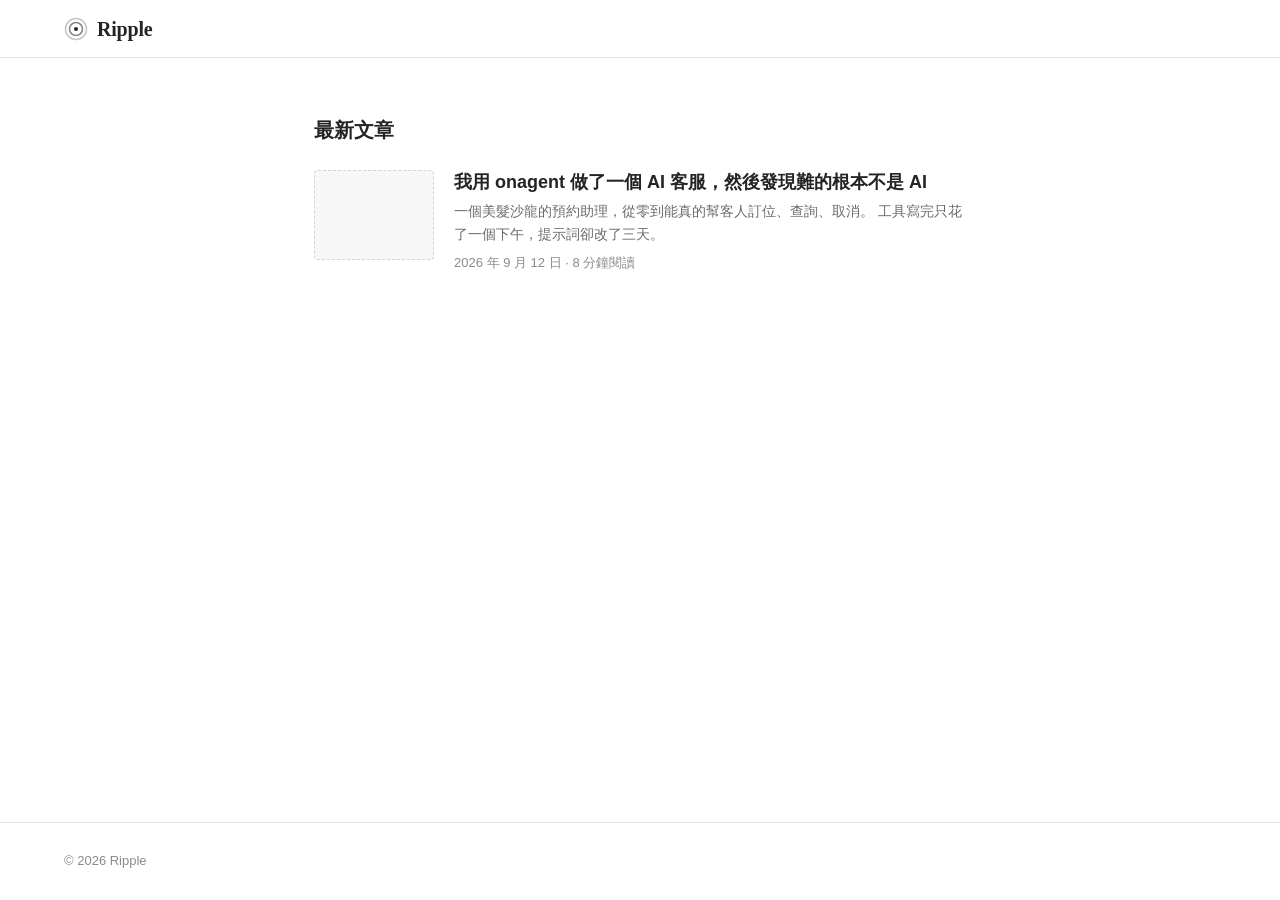
<file: index.html>
<!doctype html>
<html lang="zh-Hant">
<head>
  <meta charset="UTF-8" />
  <meta name="viewport" content="width=device-width, initial-scale=1.0" />

  <title>AI 說這樣可以 — 技術部落格</title>
  <meta name="description" content="寫程式、踩坑、然後把坑寫下來。專門記錄那些「照著文件做卻不會動」的瞬間，以及 AI 很有自信地給我錯答案的每一天。" />
  <link rel="canonical" href="https://ripple.shuttle.tools/" />

  <meta property="og:type" content="website" />
  <meta property="og:site_name" content="Ripple" />
  <meta property="og:locale" content="zh_TW" />
  <meta property="og:title" content="AI 說這樣可以 — 技術部落格" />
  <meta property="og:description" content="寫程式、踩坑、然後把坑寫下來。" />
  <meta property="og:url" content="https://ripple.shuttle.tools/" />

  <script type="application/ld+json">
  {
    "@context": "https://schema.org",
    "@type": "Blog",
    "name": "AI 說這樣可以",
    "description": "寫程式、踩坑、然後把坑寫下來。",
    "url": "https://ripple.shuttle.tools/",
    "inLanguage": "zh-Hant",
    "author": {
      "@type": "Person",
      "name": "AI 說這樣可以",
      "url": "https://ripple.shuttle.tools/aisaidok/"
    }
  }
  </script>

  <link rel="stylesheet" href="/style.css" />
</head>
<body>

  <header class="topbar">
    <div class="topbar-inner">
      <a class="brand" href="/" aria-label="Ripple 首頁">
        <svg class="brand-mark" viewBox="0 0 24 24" width="24" height="24" fill="none" aria-hidden="true">
          <circle cx="12" cy="12" r="2" fill="currentColor" />
          <circle cx="12" cy="12" r="6.5" stroke="currentColor" stroke-width="1.6" opacity="0.55" />
          <circle cx="12" cy="12" r="10.5" stroke="currentColor" stroke-width="1.6" opacity="0.25" />
        </svg>
        <span class="brand-name">Ripple</span>
      </a>
    </div>
  </header>

  <main>
    <section class="more-posts home-posts">
      <!-- 頁面唯一的 h1：移除大標題區塊後，這是首頁的主標題，
           SEO 與螢幕閱讀器都需要有一個明確的 h1。 -->
      <h1 class="section-title">最新文章</h1>
      <div class="post-list">

        <a class="post-card" href="/aisaidok/onagent-ai-customer-service/">
          <div class="card-thumb" aria-hidden="true"></div>
          <div class="card-body">
            <h3 class="card-title">我用 onagent 做了一個 AI 客服，然後發現難的根本不是 AI</h3>
            <p class="card-excerpt">
              一個美髮沙龍的預約助理，從零到能真的幫客人訂位、查詢、取消。
              工具寫完只花了一個下午，提示詞卻改了三天。
            </p>
            <div class="card-meta">2026 年 9 月 12 日 · 8 分鐘閱讀</div>
          </div>
        </a>

      </div>
    </section>
  </main>

  <footer class="site-footer">
    <div class="site-footer-inner">
      <span>© 2026 Ripple</span>
    </div>
  </footer>

</body>
</html>
</file>
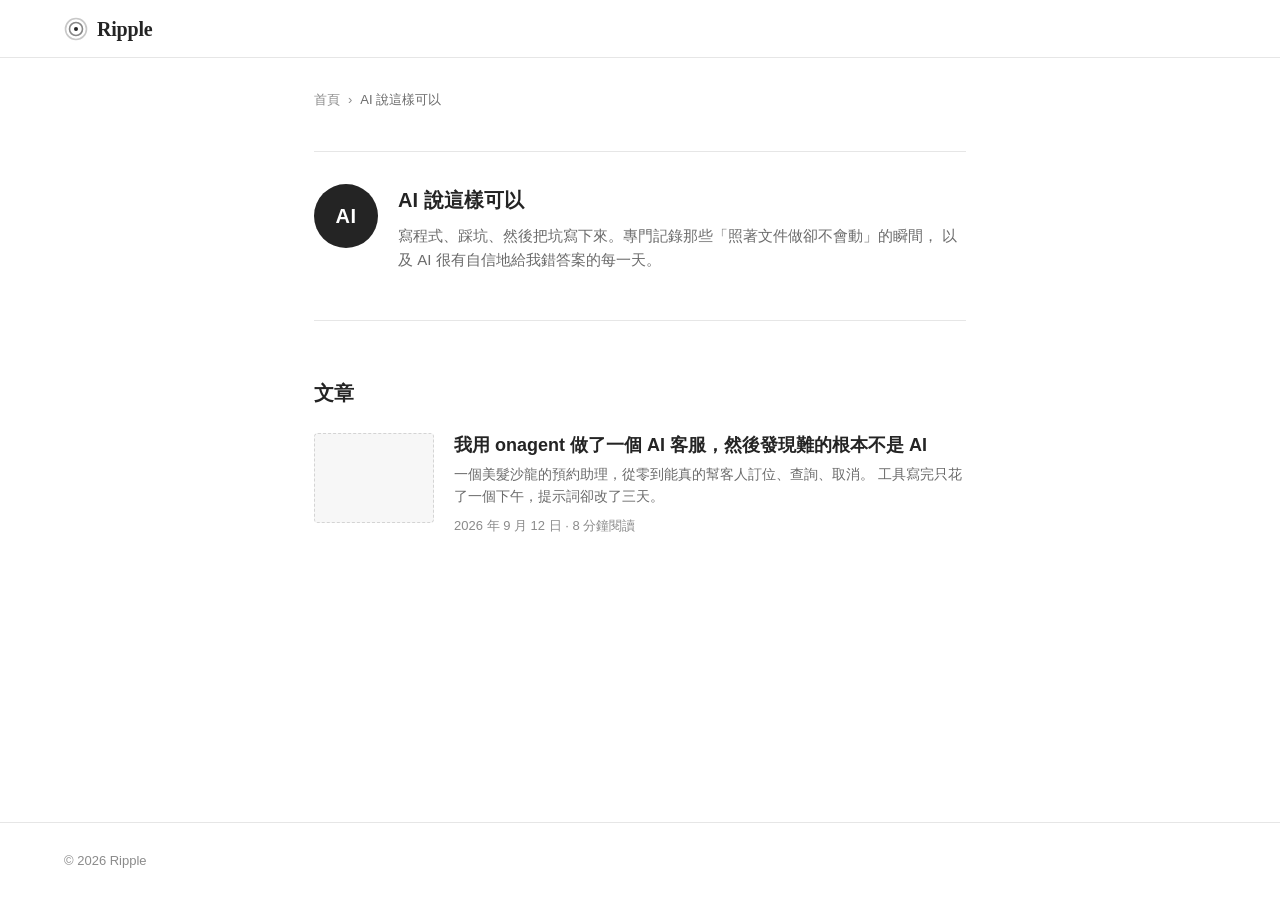
<file: aisaidok/index.html>
<!doctype html>
<html lang="zh-Hant">
<head>
  <meta charset="UTF-8" />
  <meta name="viewport" content="width=device-width, initial-scale=1.0" />

  <title>關於 AI 說這樣可以</title>
  <meta name="description" content="寫程式、踩坑、然後把坑寫下來。專門記錄那些「照著文件做卻不會動」的瞬間，以及 AI 很有自信地給我錯答案的每一天。" />
  <link rel="canonical" href="https://ripple.shuttle.tools/aisaidok/" />

  <meta property="og:type" content="profile" />
  <meta property="og:site_name" content="Ripple" />
  <meta property="og:locale" content="zh_TW" />
  <meta property="og:title" content="關於 AI 說這樣可以" />
  <meta property="og:description" content="寫程式、踩坑、然後把坑寫下來。" />
  <meta property="og:url" content="https://ripple.shuttle.tools/aisaidok/" />

  <script type="application/ld+json">
  {
    "@context": "https://schema.org",
    "@type": "ProfilePage",
    "mainEntity": {
      "@type": "Person",
      "name": "AI 說這樣可以",
      "alternateName": "aisaidok",
      "description": "寫程式、踩坑、然後把坑寫下來。專門記錄那些「照著文件做卻不會動」的瞬間。",
      "url": "https://ripple.shuttle.tools/aisaidok/"
    }
  }
  </script>

  <link rel="stylesheet" href="/style.css" />
</head>
<body>

  <header class="topbar">
    <div class="topbar-inner">
      <a class="brand" href="/" aria-label="Ripple 首頁">
        <svg class="brand-mark" viewBox="0 0 24 24" width="24" height="24" fill="none" aria-hidden="true">
          <circle cx="12" cy="12" r="2" fill="currentColor" />
          <circle cx="12" cy="12" r="6.5" stroke="currentColor" stroke-width="1.6" opacity="0.55" />
          <circle cx="12" cy="12" r="10.5" stroke="currentColor" stroke-width="1.6" opacity="0.25" />
        </svg>
        <span class="brand-name">Ripple</span>
      </a>
    </div>
  </header>

  <main>
    <nav class="breadcrumb" aria-label="麵包屑導覽">
      <a href="/">首頁</a>
      <span aria-hidden="true">›</span>
      <span aria-current="page">AI 說這樣可以</span>
    </nav>

    <section class="author-card">
      <div class="avatar avatar-lg" aria-hidden="true">AI</div>
      <div class="author-card-body">
        <h1 class="author-card-name">AI 說這樣可以</h1>
        <p class="author-card-bio">
          寫程式、踩坑、然後把坑寫下來。專門記錄那些「照著文件做卻不會動」的瞬間，
          以及 AI 很有自信地給我錯答案的每一天。
        </p>
      </div>
    </section>

    <section class="more-posts">
      <h2 class="section-title">文章</h2>
      <div class="post-list">

        <a class="post-card" href="/aisaidok/onagent-ai-customer-service/">
          <div class="card-thumb" aria-hidden="true"></div>
          <div class="card-body">
            <h3 class="card-title">我用 onagent 做了一個 AI 客服，然後發現難的根本不是 AI</h3>
            <p class="card-excerpt">
              一個美髮沙龍的預約助理，從零到能真的幫客人訂位、查詢、取消。
              工具寫完只花了一個下午，提示詞卻改了三天。
            </p>
            <div class="card-meta">2026 年 9 月 12 日 · 8 分鐘閱讀</div>
          </div>
        </a>

      </div>
    </section>
  </main>

  <footer class="site-footer">
    <div class="site-footer-inner">
      <span>© 2026 Ripple</span>
    </div>
  </footer>

</body>
</html>
</file>
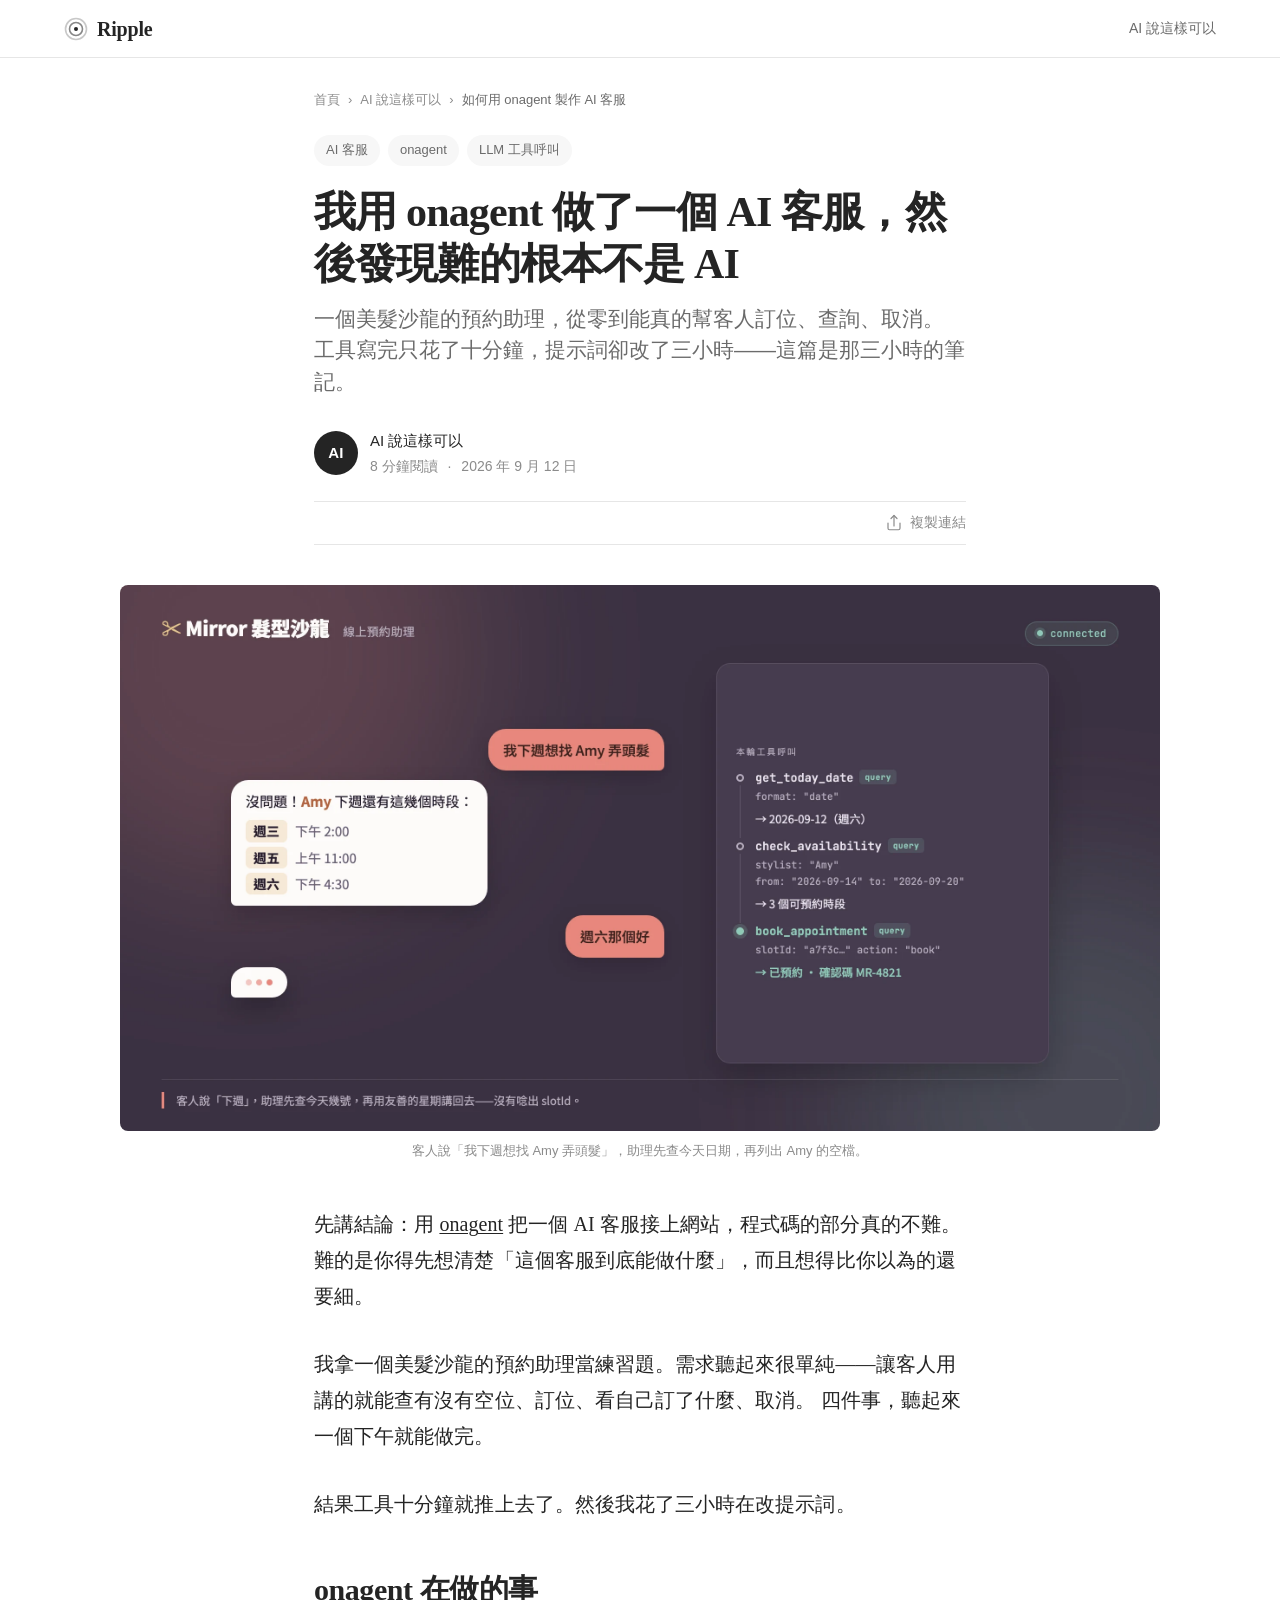
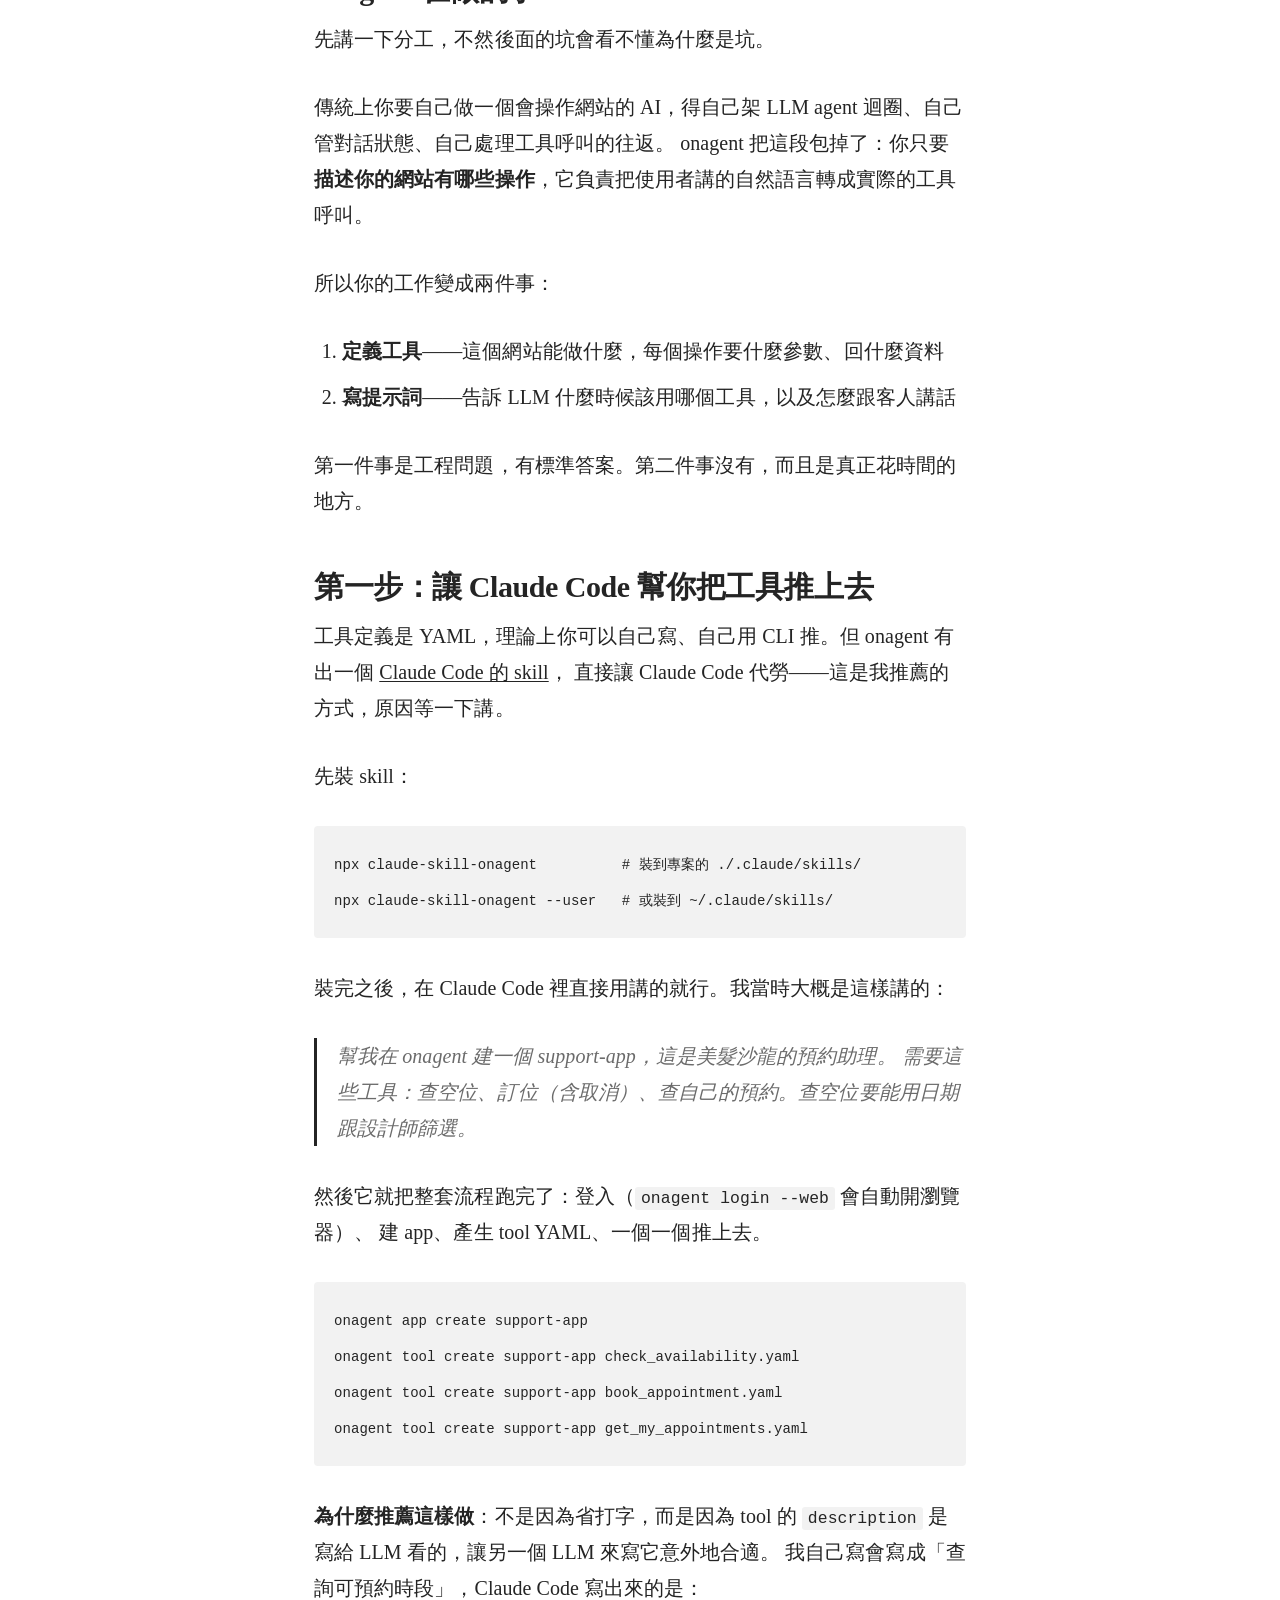
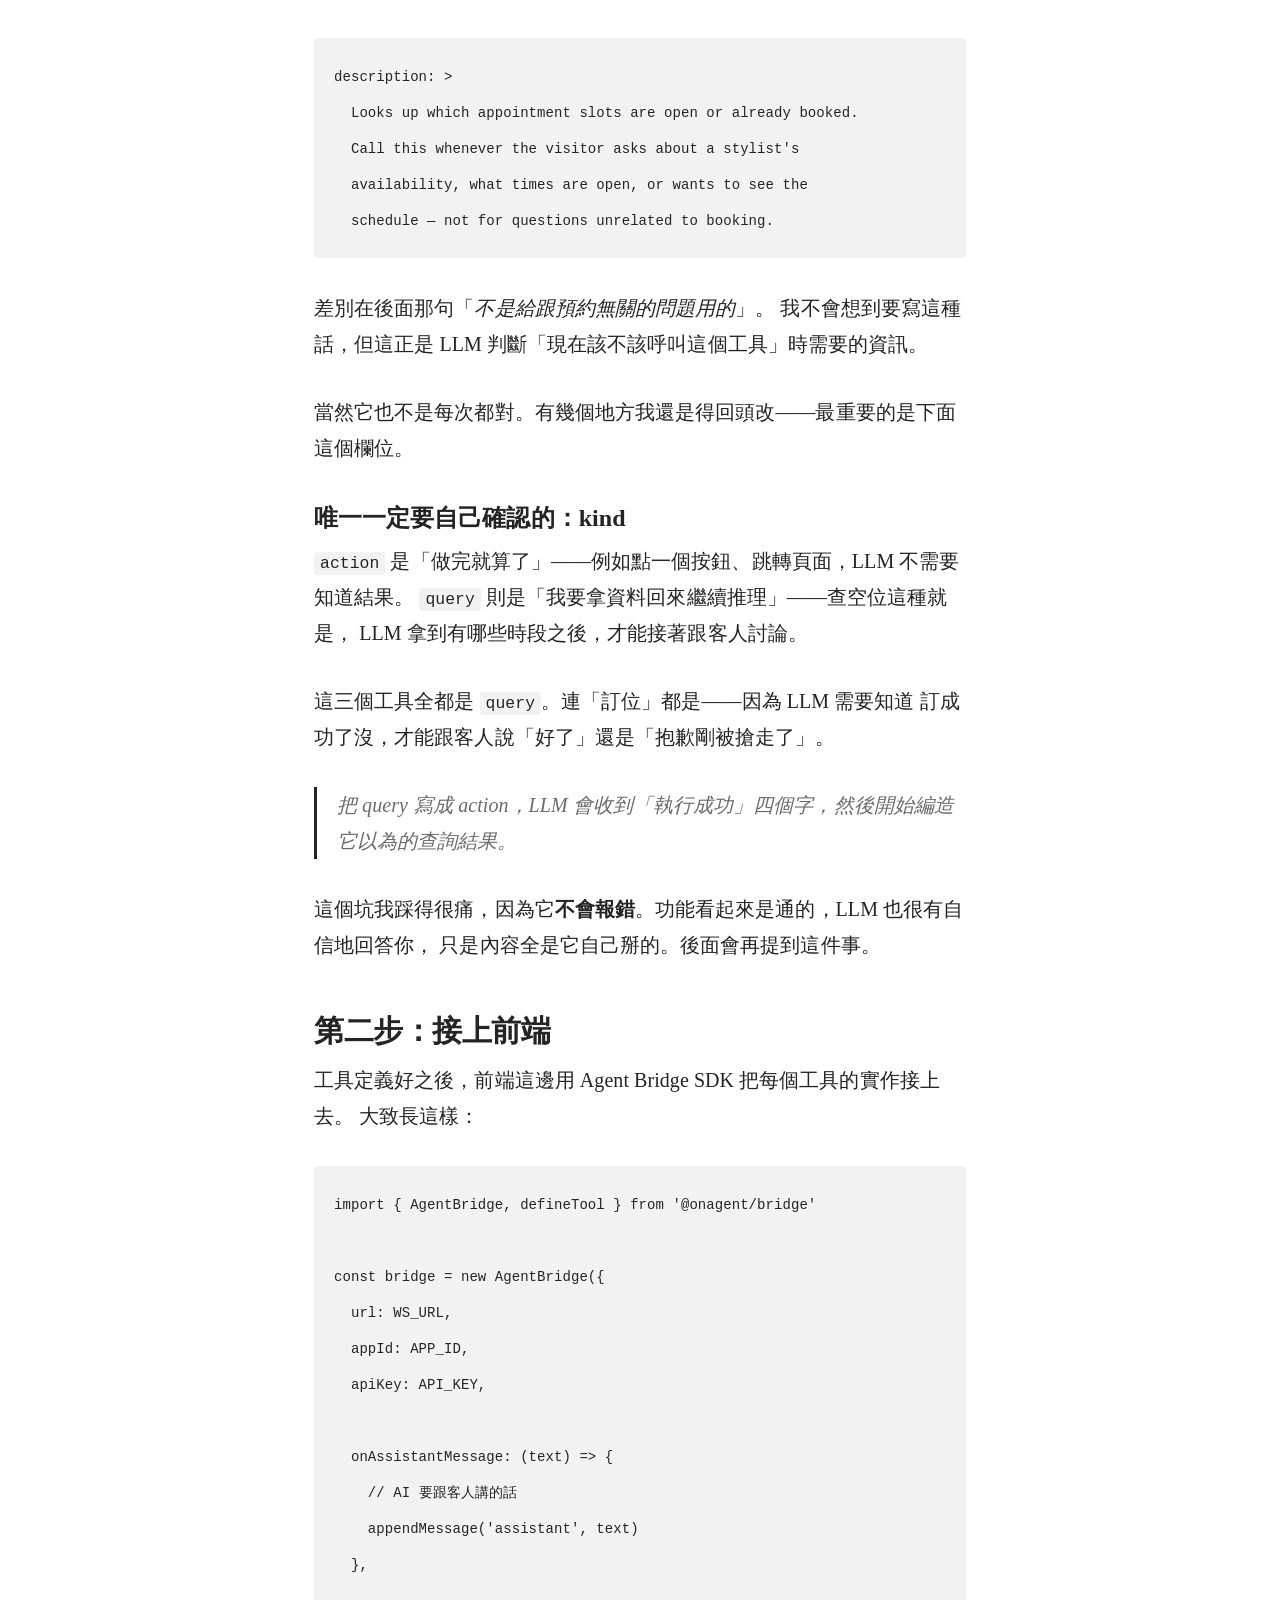
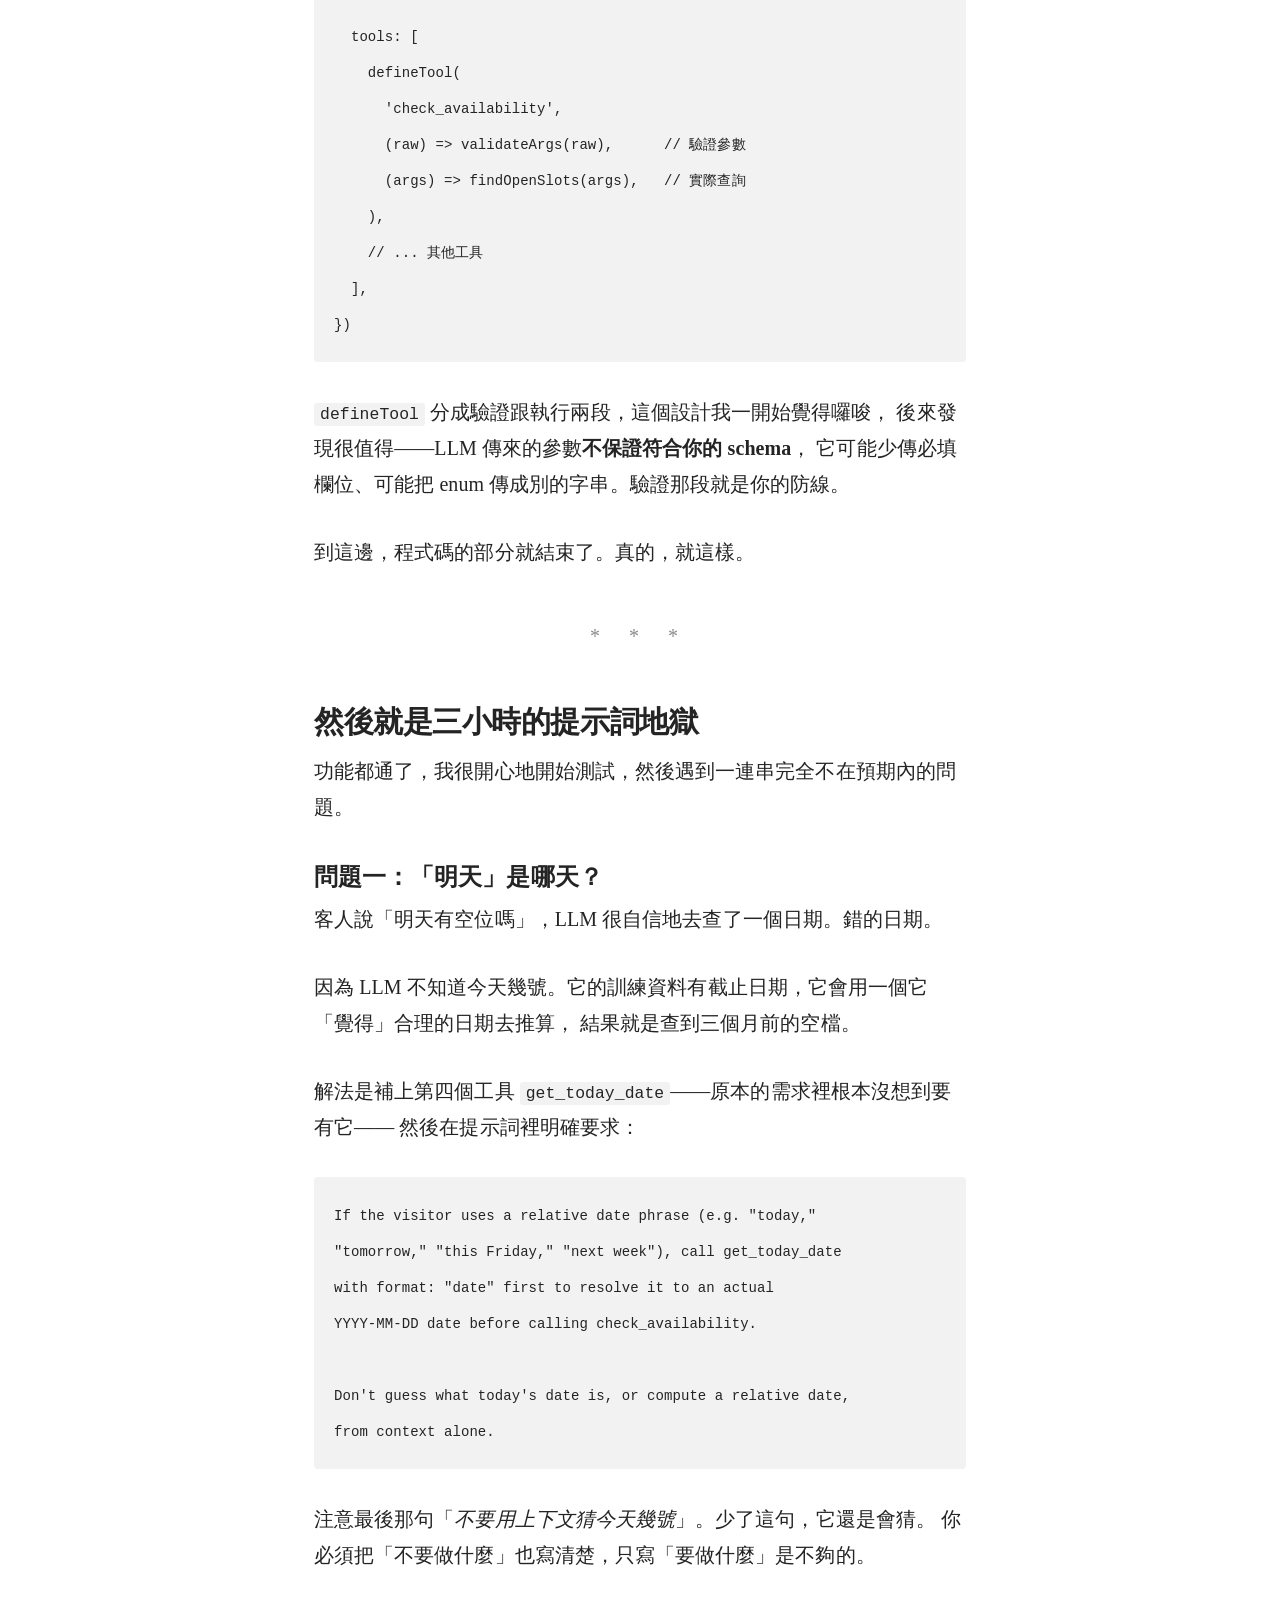
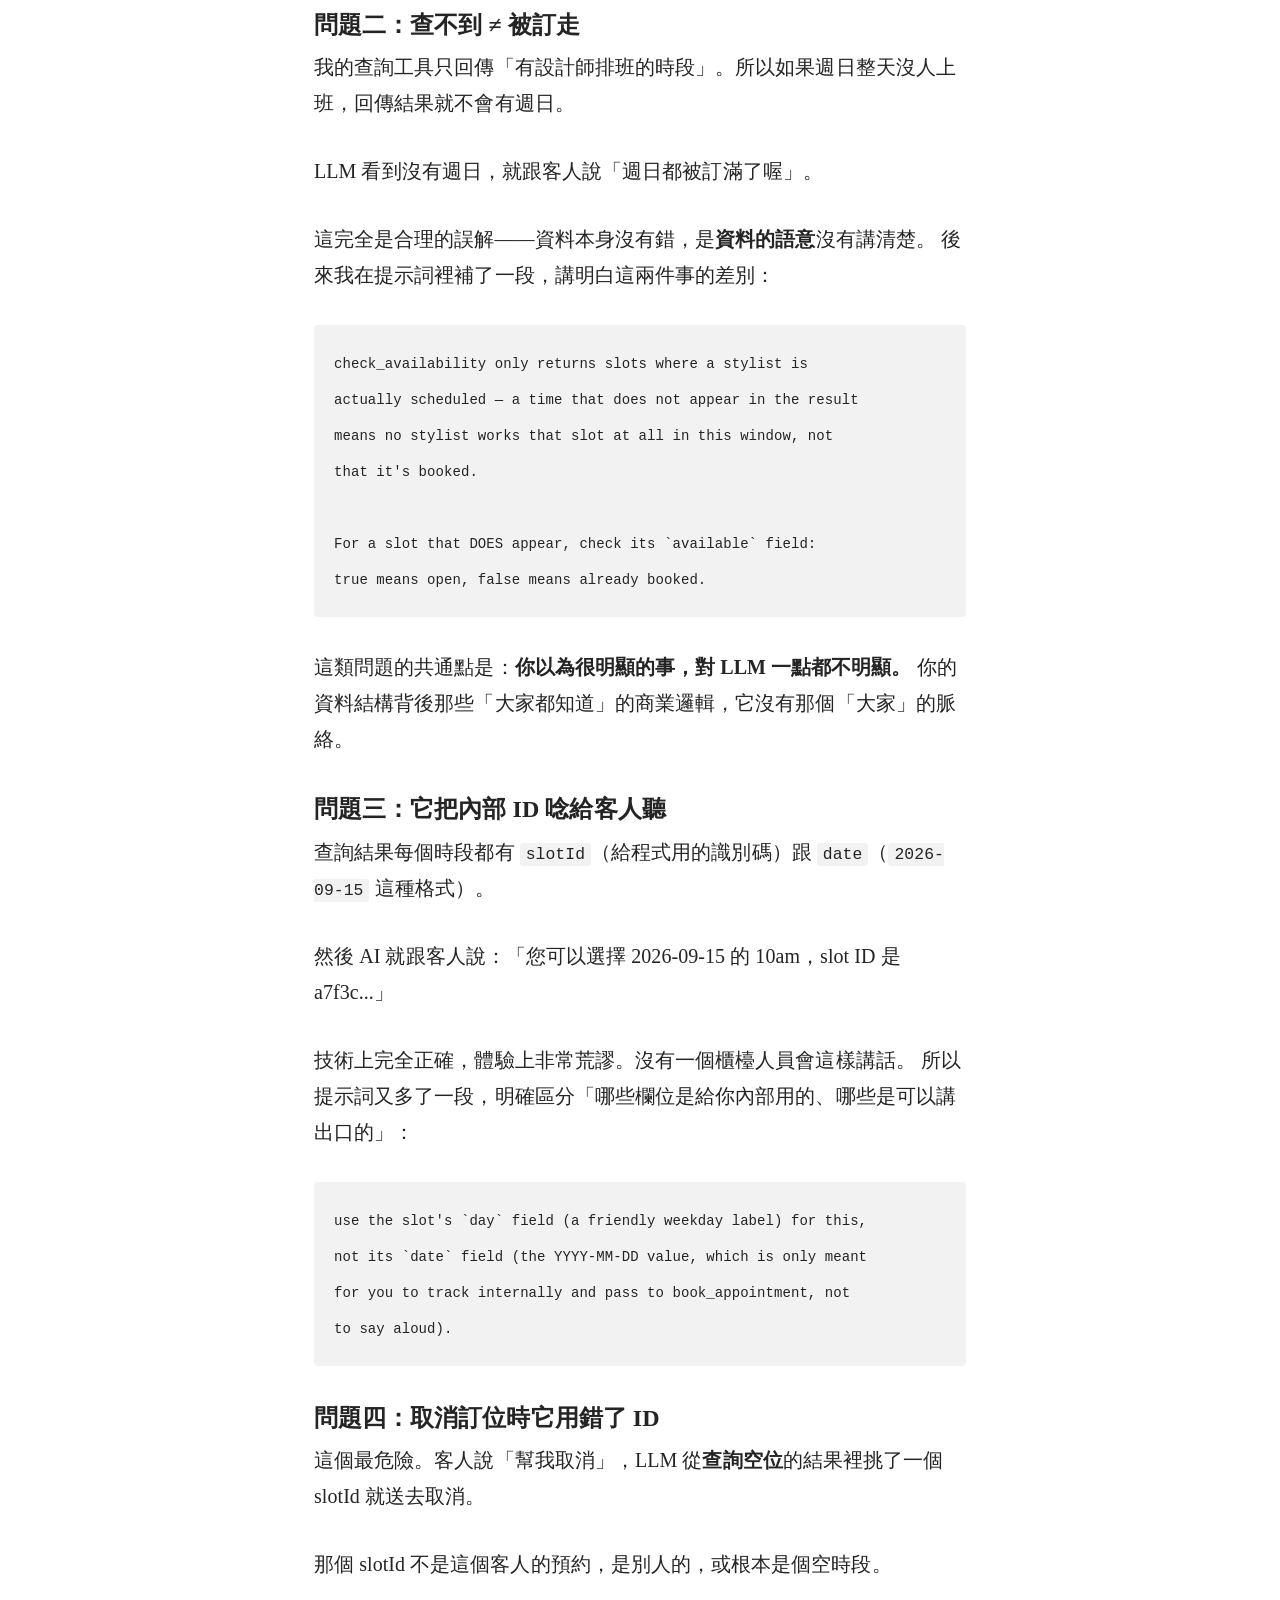
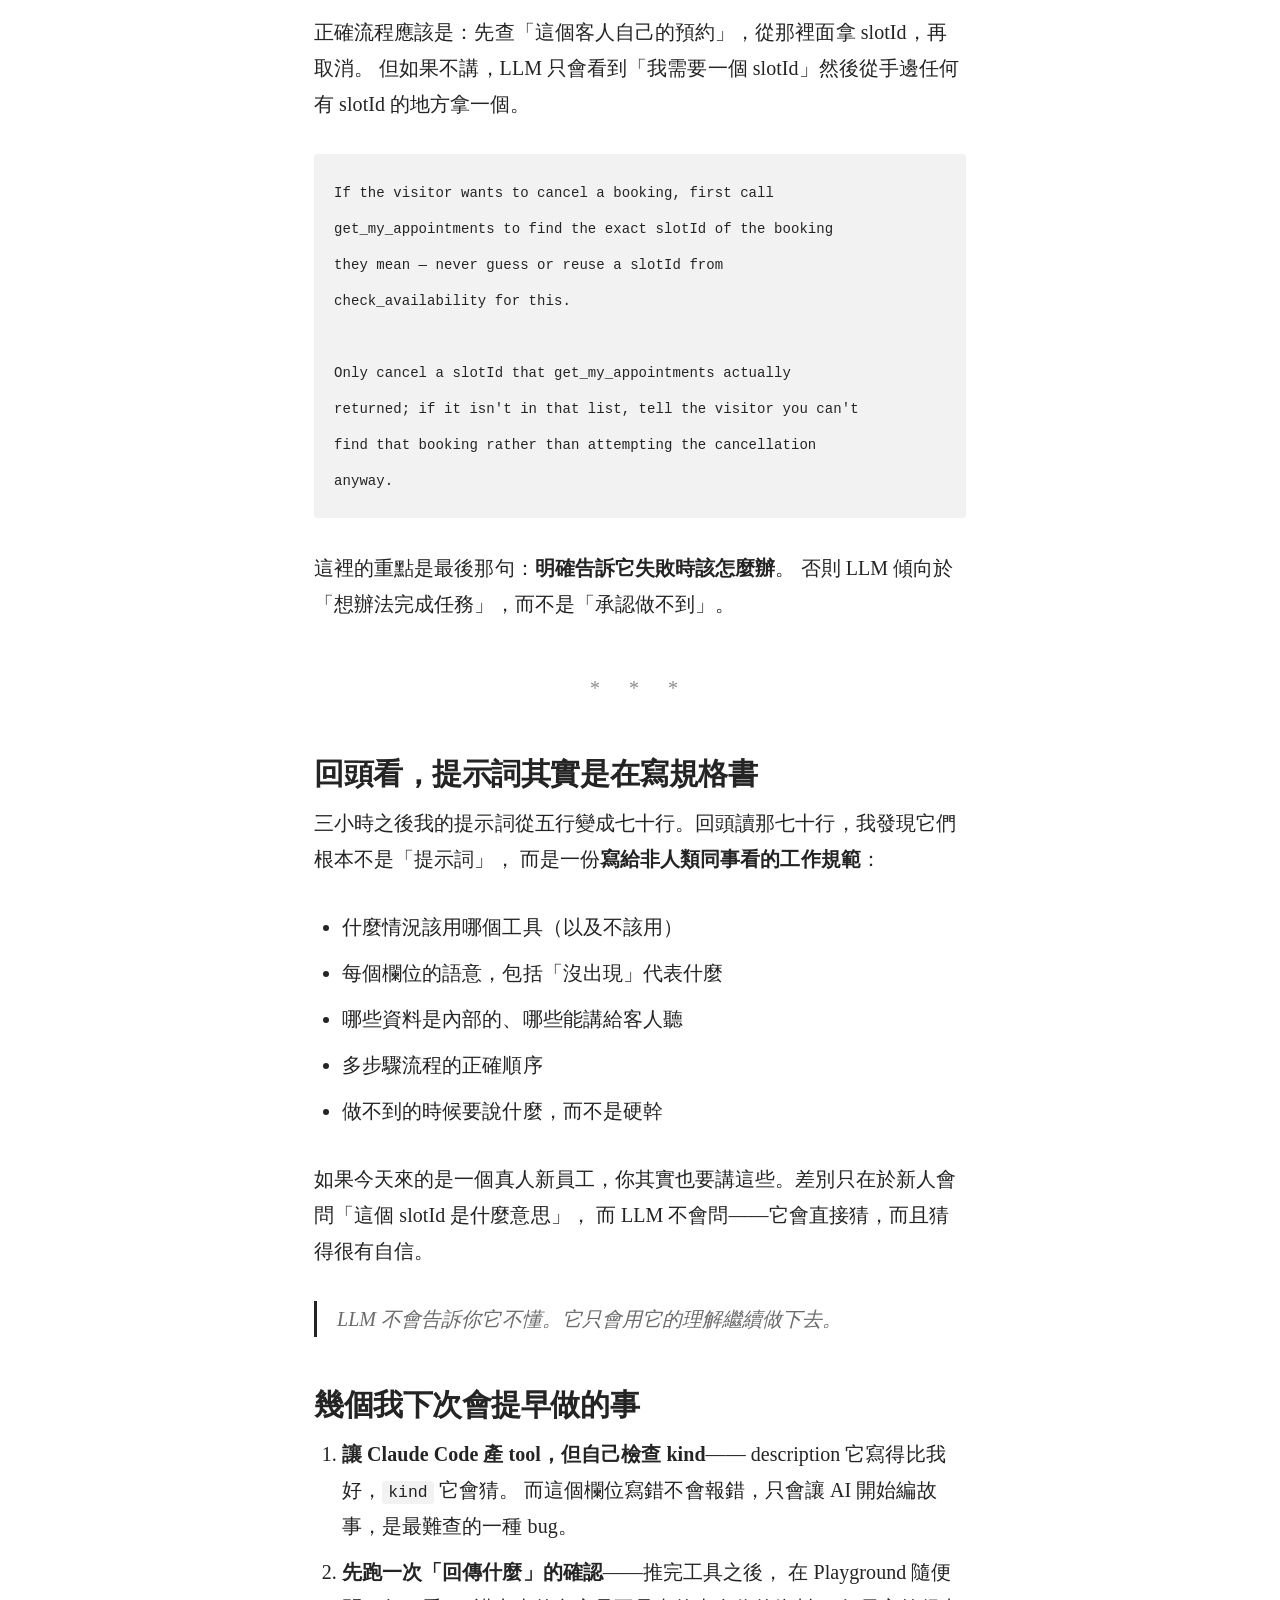
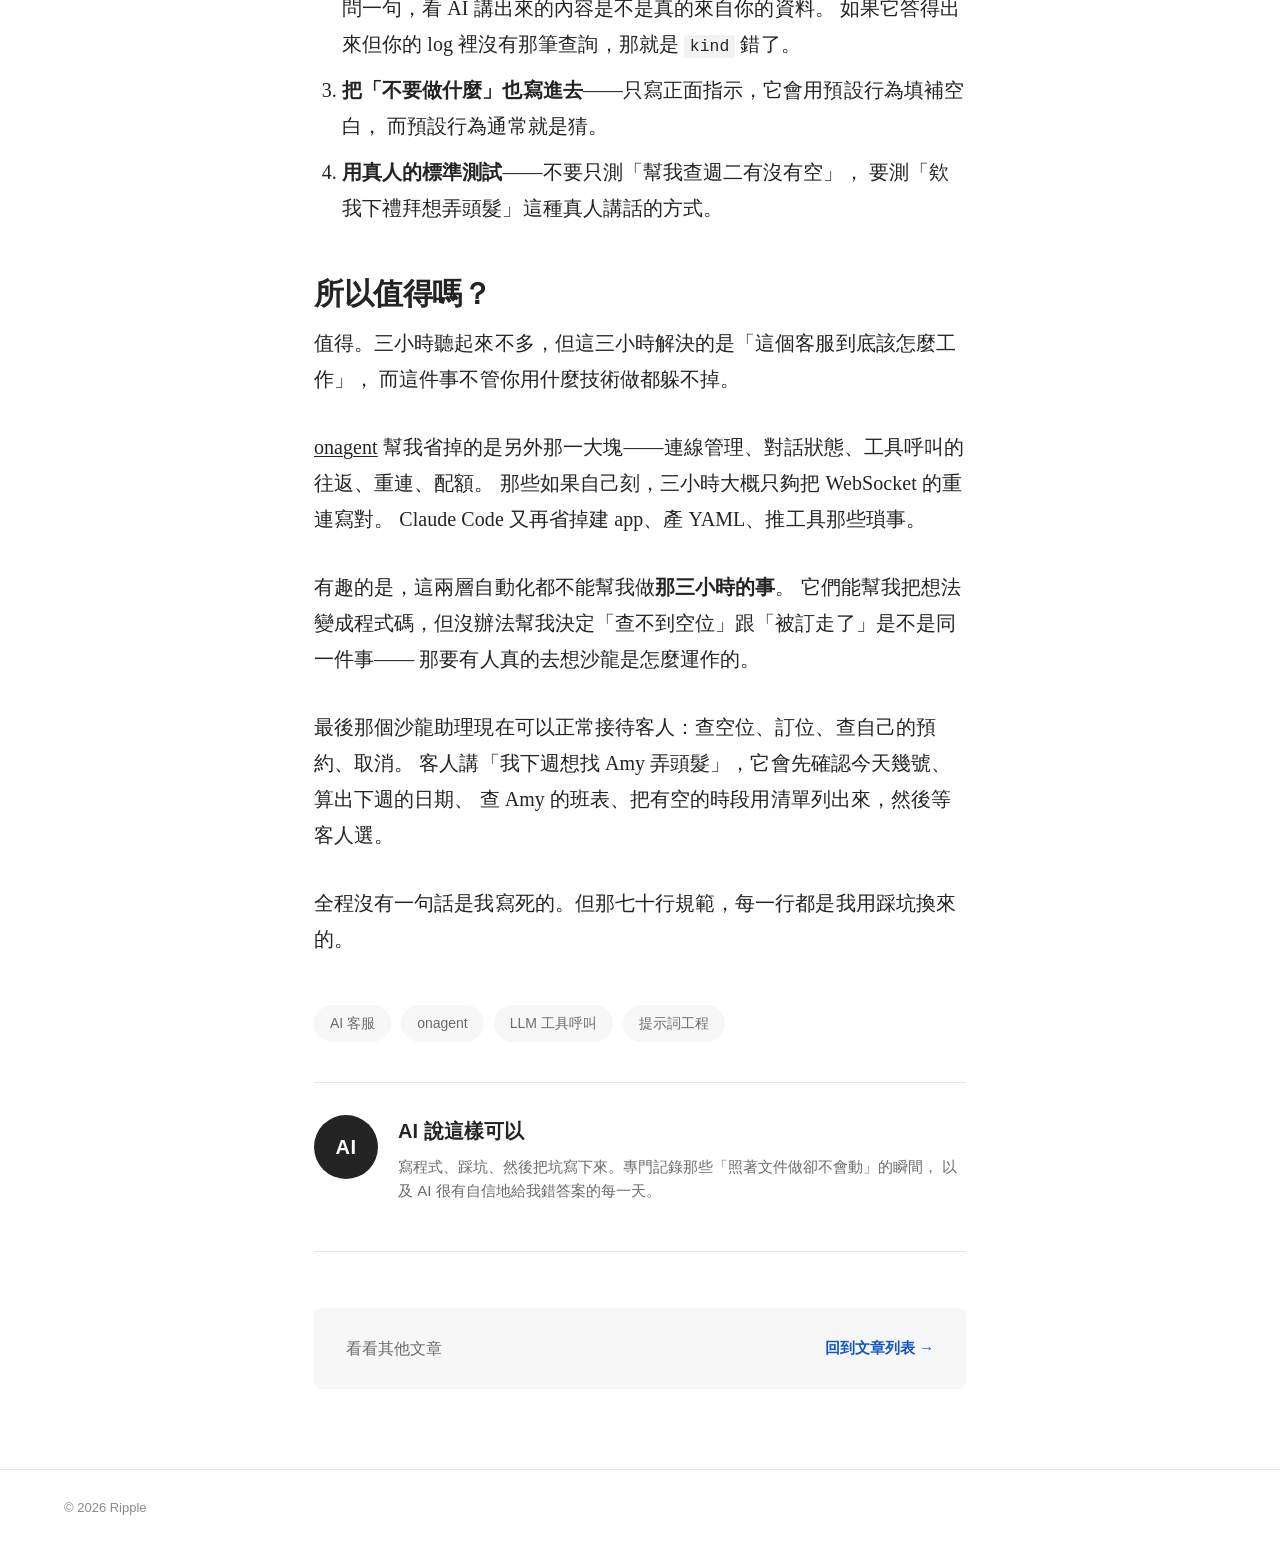
<file: aisaidok/onagent-ai-customer-service/index.html>
<!doctype html>
<html lang="zh-Hant">
<head>
  <meta charset="UTF-8" />
  <meta name="viewport" content="width=device-width, initial-scale=1.0" />

  <!-- ===== 基本 SEO ===== -->
  <!-- 標題控制在 60 字元內，關鍵字（onagent、AI 客服）放在前段，避免在 SERP 被截斷 -->
  <title>如何用 onagent 製作 AI 客服：從工具定義到提示詞實戰 | Ripple</title>
  <meta name="description" content="用 onagent 與 Claude Code 打造美髮沙龍 AI 預約客服的完整實作：工具定義、kind 參數、Agent Bridge SDK 串接，以及提示詞調校踩過的四個坑。" />
  <meta name="author" content="AI 說這樣可以" />
  <link rel="canonical" href="https://ripple.shuttle.tools/aisaidok/onagent-ai-customer-service/" />

  <!-- ===== Open Graph（Facebook、LinkedIn、Threads 等社群分享） ===== -->
  <meta property="og:type" content="article" />
  <meta property="og:site_name" content="Ripple" />
  <meta property="og:locale" content="zh_TW" />
  <meta property="og:title" content="我用 onagent 做了一個 AI 客服，然後發現難的根本不是 AI" />
  <meta property="og:description" content="一個美髮沙龍的預約助理，從零到能真的幫客人訂位、查詢、取消。工具寫完只花了十分鐘，提示詞卻改了三小時。" />
  <meta property="og:url" content="https://ripple.shuttle.tools/aisaidok/onagent-ai-customer-service/" />
  <meta property="og:image" content="https://ripple.shuttle.tools/aisaidok/onagent-ai-customer-service/og.png" />
  <meta property="og:image:width" content="1200" />
  <meta property="og:image:height" content="630" />
  <meta property="og:image:type" content="image/png" />
  <meta property="og:image:alt" content="onagent AI 客服對話畫面：助理列出設計師的可預約時段" />
  <meta property="article:published_time" content="2026-09-12T10:00:00+08:00" />
  <meta property="article:author" content="AI 說這樣可以" />
  <meta property="article:section" content="技術" />
  <meta property="article:tag" content="AI 客服" />
  <meta property="article:tag" content="onagent" />
  <meta property="article:tag" content="LLM 工具呼叫" />
  <meta property="article:tag" content="提示詞工程" />

  <!-- ===== Twitter / X 卡片 ===== -->
  <meta name="twitter:card" content="summary_large_image" />
  <meta name="twitter:title" content="我用 onagent 做了一個 AI 客服，然後發現難的根本不是 AI" />
  <meta name="twitter:description" content="工具寫完只花了十分鐘，提示詞卻改了三小時——這篇是那三小時的筆記。" />
  <meta name="twitter:image" content="https://ripple.shuttle.tools/aisaidok/onagent-ai-customer-service/og.png" />
  <meta name="twitter:image:alt" content="onagent AI 客服對話畫面：助理列出設計師的可預約時段" />

  <!-- ===== 結構化資料：BlogPosting ===== -->
  <!-- Google 靠這段辨識作者、發布日期與文章主體，是拿到 rich result 的前提 -->
  <script type="application/ld+json">
  {
    "@context": "https://schema.org",
    "@type": "BlogPosting",
    "headline": "我用 onagent 做了一個 AI 客服，然後發現難的根本不是 AI",
    "description": "用 onagent 與 Claude Code 打造美髮沙龍 AI 預約客服的完整實作：工具定義、kind 參數、Agent Bridge SDK 串接，以及提示詞調校踩過的四個坑。",
    "image": "https://ripple.shuttle.tools/aisaidok/onagent-ai-customer-service/og.png",
    "datePublished": "2026-09-12T10:00:00+08:00",
    "dateModified": "2026-09-12T10:00:00+08:00",
    "inLanguage": "zh-Hant",
    "author": {
      "@type": "Person",
      "name": "AI 說這樣可以",
      "url": "https://ripple.shuttle.tools/aisaidok/"
    },
    "publisher": {
      "@type": "Organization",
      "name": "Ripple",
      "logo": {
        "@type": "ImageObject",
        "url": "https://ripple.shuttle.tools/logo.png"
      }
    },
    "mainEntityOfPage": {
      "@type": "WebPage",
      "@id": "https://ripple.shuttle.tools/aisaidok/onagent-ai-customer-service/"
    },
    "keywords": "onagent, AI 客服, LLM 工具呼叫, 提示詞工程, Claude Code, Agent Bridge SDK"
  }
  </script>

  <!-- ===== 結構化資料：麵包屑 ===== -->
  <script type="application/ld+json">
  {
    "@context": "https://schema.org",
    "@type": "BreadcrumbList",
    "itemListElement": [
      { "@type": "ListItem", "position": 1, "name": "首頁", "item": "https://ripple.shuttle.tools/" },
      { "@type": "ListItem", "position": 2, "name": "AI 說這樣可以", "item": "https://ripple.shuttle.tools/aisaidok/" },
      { "@type": "ListItem", "position": 3, "name": "如何用 onagent 製作 AI 客服" }
    ]
  }
  </script>

  <!-- ===== 結構化資料：FAQ ===== -->
  <!-- 對應文中實際回答過的問題，Google 可能在 SERP 直接展開 -->
  <script type="application/ld+json">
  {
    "@context": "https://schema.org",
    "@type": "FAQPage",
    "mainEntity": [
      {
        "@type": "Question",
        "name": "onagent 的 action 和 query 工具有什麼差別？",
        "acceptedAnswer": {
          "@type": "Answer",
          "text": "action 是做完就算了的操作，例如點按鈕或跳轉頁面，LLM 不需要知道結果。query 則會把回傳資料交還給 LLM 繼續推理，例如查詢可預約時段。若把 query 誤寫成 action，LLM 只會收到「執行成功」而拿不到資料，接著就會自行編造查詢結果，而且不會產生任何錯誤訊息。"
        }
      },
      {
        "@type": "Question",
        "name": "為什麼 AI 客服會算錯「明天」是哪一天？",
        "acceptedAnswer": {
          "@type": "Answer",
          "text": "LLM 並不知道當下的真實日期，它會依訓練資料推算出一個它認為合理的日期。解法是提供一個回傳當日日期的工具，並在提示詞中明確要求：遇到相對日期詞彙時必須先呼叫該工具取得實際日期，不可從上下文自行推算。"
        }
      },
      {
        "@type": "Question",
        "name": "可以用 Claude Code 建立 onagent 的工具定義嗎？",
        "acceptedAnswer": {
          "@type": "Answer",
          "text": "可以。執行 npx claude-skill-onagent 安裝官方 skill 後，直接用自然語言描述需求，Claude Code 就會完成登入、建立 app、產生工具 YAML 並推送到平台。工具的 description 是寫給 LLM 判讀的，由 LLM 撰寫通常比人工描述更完整，但 kind 欄位仍建議自行確認。"
        }
      }
    ]
  }
  </script>

  <link rel="stylesheet" href="/style.css" />
</head>
<body>

  <!-- ===== 頂部導覽列 ===== -->
  <header class="topbar">
    <div class="topbar-inner">
      <a class="brand" href="/" aria-label="Ripple 首頁">
        <svg class="brand-mark" viewBox="0 0 24 24" width="24" height="24" fill="none" aria-hidden="true">
          <circle cx="12" cy="12" r="2" fill="currentColor" />
          <circle cx="12" cy="12" r="6.5" stroke="currentColor" stroke-width="1.6" opacity="0.55" />
          <circle cx="12" cy="12" r="10.5" stroke="currentColor" stroke-width="1.6" opacity="0.25" />
        </svg>
        <span class="brand-name">Ripple</span>
      </a>
      <nav class="topbar-nav">
        <a href="/aisaidok/">AI 說這樣可以</a>
      </nav>
    </div>
  </header>

  <main>
    <!-- 可見的麵包屑：對應 head 裡的 BreadcrumbList 結構化資料 -->
    <nav class="breadcrumb" aria-label="麵包屑導覽">
      <a href="/">首頁</a>
      <span aria-hidden="true">›</span>
      <a href="/aisaidok/">AI 說這樣可以</a>
      <span aria-hidden="true">›</span>
      <span aria-current="page">如何用 onagent 製作 AI 客服</span>
    </nav>

    <article class="post" itemscope itemtype="https://schema.org/BlogPosting">

      <!-- ===== 文章標題區 ===== -->
      <header class="post-header">
        <div class="post-tags">
          <a class="tag" href="#">AI 客服</a>
          <a class="tag" href="#">onagent</a>
          <a class="tag" href="#">LLM 工具呼叫</a>
        </div>

        <h1 class="post-title" itemprop="headline">我用 onagent 做了一個 AI 客服，然後發現難的根本不是 AI</h1>
        <p class="post-subtitle">
          一個美髮沙龍的預約助理，從零到能真的幫客人訂位、查詢、取消。
          工具寫完只花了十分鐘，提示詞卻改了三小時——這篇是那三小時的筆記。
        </p>

        <!-- 作者資訊列 -->
        <div class="post-meta">
          <div class="avatar" aria-hidden="true">AI</div>
          <div class="meta-text">
            <div class="meta-line-1">
              <a class="author-name" href="/aisaidok/" itemprop="author" itemscope itemtype="https://schema.org/Person"><span itemprop="name">AI 說這樣可以</span></a>
            </div>
            <div class="meta-line-2">
              <span>8 分鐘閱讀</span>
              <span class="dot">·</span>
              <time datetime="2026-09-12T10:00:00+08:00" itemprop="datePublished">2026 年 9 月 12 日</time>
            </div>
          </div>
        </div>

        <!-- 互動列 -->
        <div class="post-actions">
          <div class="actions-right">
            <!-- 這一列只留分享：複製網址是純前端就能完成、點了有實際結果的操作。
                 拍手、留言、收藏都需要帳號或後端才能真的運作，先前顯示的是寫死的
                 假數字，因此一併移除，等有後端再加回來。 -->
            <button type="button" class="action-btn js-share" data-label-idle="複製連結" data-label-done="已複製連結">
              <svg viewBox="0 0 24 24" fill="none" stroke="currentColor" stroke-width="1.6" stroke-linecap="round" stroke-linejoin="round" width="18" height="18" aria-hidden="true">
                <path d="M4 12v7a2 2 0 0 0 2 2h12a2 2 0 0 0 2-2v-7" />
                <path d="M16 6l-4-4-4 4" />
                <path d="M12 2v14" />
              </svg>
              <span class="js-share-label">複製連結</span>
            </button>
          </div>
        </div>
      </header>

      <!-- ===== 首圖 ===== -->
      <!-- WebP 比 PNG 小約七成，但用 <picture> 保留 PNG 讓舊瀏覽器仍有圖。
           width/height 要寫實際像素（2400×1260），瀏覽器才能在圖載入前
           先算出版面高度、避免文字被往下推（CLS）。
           首圖在第一畫面內，不能用 loading="lazy"，否則反而延後顯示。 -->
      <figure class="post-hero">
        <picture>
          <source srcset="hero.webp" type="image/webp" />
          <img src="hero.png" width="2400" height="1260"
               alt="美髮沙龍預約助理的對話：客人說「我下週想找 Amy 弄頭髮」，助理回覆 Amy 下週的三個空檔（週三下午 2:00、週五上午 11:00、週六下午 4:30）；右側並列顯示這一輪實際呼叫的三個工具 get_today_date、check_availability、book_appointment。" />
        </picture>
        <figcaption>客人說「我下週想找 Amy 弄頭髮」，助理先查今天日期，再列出 Amy 的空檔。</figcaption>
      </figure>

      <!-- ===== 內文 ===== -->
      <div class="post-body" itemprop="articleBody">

        <p>
          先講結論：用 <a href="https://onagent.shuttle.tools/" target="_blank" rel="noopener">onagent</a>
          把一個 AI 客服接上網站，程式碼的部分真的不難。
          難的是你得先想清楚「這個客服到底能做什麼」，而且想得比你以為的還要細。
        </p>

        <p>
          我拿一個美髮沙龍的預約助理當練習題。需求聽起來很單純——讓客人用講的就能查有沒有空位、訂位、看自己訂了什麼、取消。
          四件事，聽起來一個下午就能做完。
        </p>

        <p>結果工具十分鐘就推上去了。然後我花了三小時在改提示詞。</p>

        <h2>onagent 在做的事</h2>

        <p>
          先講一下分工，不然後面的坑會看不懂為什麼是坑。
        </p>

        <p>
          傳統上你要自己做一個會操作網站的 AI，得自己架 LLM agent 迴圈、自己管對話狀態、自己處理工具呼叫的往返。
          onagent 把這段包掉了：你只要<strong>描述你的網站有哪些操作</strong>，它負責把使用者講的自然語言轉成實際的工具呼叫。
        </p>

        <p>所以你的工作變成兩件事：</p>

        <ol>
          <li><strong>定義工具</strong>——這個網站能做什麼，每個操作要什麼參數、回什麼資料</li>
          <li><strong>寫提示詞</strong>——告訴 LLM 什麼時候該用哪個工具，以及怎麼跟客人講話</li>
        </ol>

        <p>
          第一件事是工程問題，有標準答案。第二件事沒有，而且是真正花時間的地方。
        </p>

        <h2>第一步：讓 Claude Code 幫你把工具推上去</h2>

        <p>
          工具定義是 YAML，理論上你可以自己寫、自己用 CLI 推。但 onagent 有出一個
          <a href="https://www.npmjs.com/package/@onagent/claude-skill" target="_blank" rel="noopener">Claude Code 的 skill</a>，
          直接讓 Claude Code 代勞——這是我推薦的方式，原因等一下講。
        </p>

        <p>先裝 skill：</p>

        <pre><code>npx claude-skill-onagent          # 裝到專案的 ./.claude/skills/
npx claude-skill-onagent --user   # 或裝到 ~/.claude/skills/</code></pre>

        <p>
          裝完之後，在 Claude Code 裡直接用講的就行。我當時大概是這樣講的：
        </p>

        <blockquote>
          幫我在 onagent 建一個 support-app，這是美髮沙龍的預約助理。
          需要這些工具：查空位、訂位（含取消）、查自己的預約。查空位要能用日期跟設計師篩選。
        </blockquote>

        <p>
          然後它就把整套流程跑完了：登入（<code>onagent login --web</code> 會自動開瀏覽器）、
          建 app、產生 tool YAML、一個一個推上去。
        </p>

        <pre><code>onagent app create support-app
onagent tool create support-app check_availability.yaml
onagent tool create support-app book_appointment.yaml
onagent tool create support-app get_my_appointments.yaml</code></pre>

        <p>
          <strong>為什麼推薦這樣做</strong>：不是因為省打字，而是因為 tool 的
          <code>description</code> 是寫給 LLM 看的，讓另一個 LLM 來寫它意外地合適。
          我自己寫會寫成「查詢可預約時段」，Claude Code 寫出來的是：
        </p>

        <pre><code>description: >
  Looks up which appointment slots are open or already booked.
  Call this whenever the visitor asks about a stylist's
  availability, what times are open, or wants to see the
  schedule — not for questions unrelated to booking.</code></pre>

        <p>
          差別在後面那句「<em>不是給跟預約無關的問題用的</em>」。
          我不會想到要寫這種話，但這正是 LLM 判斷「現在該不該呼叫這個工具」時需要的資訊。
        </p>

        <p>
          當然它也不是每次都對。有幾個地方我還是得回頭改——最重要的是下面這個欄位。
        </p>

        <h3>唯一一定要自己確認的：kind</h3>

        <p>
          <code>action</code> 是「做完就算了」——例如點一個按鈕、跳轉頁面，LLM 不需要知道結果。
          <code>query</code> 則是「我要拿資料回來繼續推理」——查空位這種就是，
          LLM 拿到有哪些時段之後，才能接著跟客人討論。
        </p>

        <p>
          這三個工具全都是 <code>query</code>。連「訂位」都是——因為 LLM 需要知道
          訂成功了沒，才能跟客人說「好了」還是「抱歉剛被搶走了」。
        </p>

        <blockquote>
          把 query 寫成 action，LLM 會收到「執行成功」四個字，然後開始編造它以為的查詢結果。
        </blockquote>

        <p>
          這個坑我踩得很痛，因為它<strong>不會報錯</strong>。功能看起來是通的，LLM 也很有自信地回答你，
          只是內容全是它自己掰的。後面會再提到這件事。
        </p>

        <h2>第二步：接上前端</h2>

        <p>
          工具定義好之後，前端這邊用 Agent Bridge SDK 把每個工具的實作接上去。
          大致長這樣：
        </p>

        <pre><code>import { AgentBridge, defineTool } from '@onagent/bridge'

const bridge = new AgentBridge({
  url: WS_URL,
  appId: APP_ID,
  apiKey: API_KEY,

  onAssistantMessage: (text) => {
    // AI 要跟客人講的話
    appendMessage('assistant', text)
  },

  tools: [
    defineTool(
      'check_availability',
      (raw) => validateArgs(raw),      // 驗證參數
      (args) => findOpenSlots(args),   // 實際查詢
    ),
    // ... 其他工具
  ],
})</code></pre>

        <p>
          <code>defineTool</code> 分成驗證跟執行兩段，這個設計我一開始覺得囉唆，
          後來發現很值得——LLM 傳來的參數<strong>不保證符合你的 schema</strong>，
          它可能少傳必填欄位、可能把 enum 傳成別的字串。驗證那段就是你的防線。
        </p>

        <p>到這邊，程式碼的部分就結束了。真的，就這樣。</p>

        <hr />

        <h2>然後就是三小時的提示詞地獄</h2>

        <p>
          功能都通了，我很開心地開始測試，然後遇到一連串完全不在預期內的問題。
        </p>

        <h3>問題一：「明天」是哪天？</h3>

        <p>
          客人說「明天有空位嗎」，LLM 很自信地去查了一個日期。錯的日期。
        </p>

        <p>
          因為 LLM 不知道今天幾號。它的訓練資料有截止日期，它會用一個它「覺得」合理的日期去推算，
          結果就是查到三個月前的空檔。
        </p>

        <p>
          解法是補上第四個工具 <code>get_today_date</code>——原本的需求裡根本沒想到要有它——
          然後在提示詞裡明確要求：
        </p>

        <pre><code>If the visitor uses a relative date phrase (e.g. "today,"
"tomorrow," "this Friday," "next week"), call get_today_date
with format: "date" first to resolve it to an actual
YYYY-MM-DD date before calling check_availability.

Don't guess what today's date is, or compute a relative date,
from context alone.</code></pre>

        <p>
          注意最後那句「<em>不要用上下文猜今天幾號</em>」。少了這句，它還是會猜。
          你必須把「不要做什麼」也寫清楚，只寫「要做什麼」是不夠的。
        </p>

        <h3>問題二：查不到 ≠ 被訂走</h3>

        <p>
          我的查詢工具只回傳「有設計師排班的時段」。所以如果週日整天沒人上班，回傳結果就不會有週日。
        </p>

        <p>
          LLM 看到沒有週日，就跟客人說「週日都被訂滿了喔」。
        </p>

        <p>
          這完全是合理的誤解——資料本身沒有錯，是<strong>資料的語意</strong>沒有講清楚。
          後來我在提示詞裡補了一段，講明白這兩件事的差別：
        </p>

        <pre><code>check_availability only returns slots where a stylist is
actually scheduled — a time that does not appear in the result
means no stylist works that slot at all in this window, not
that it's booked.

For a slot that DOES appear, check its `available` field:
true means open, false means already booked.</code></pre>

        <p>
          這類問題的共通點是：<strong>你以為很明顯的事，對 LLM 一點都不明顯。</strong>
          你的資料結構背後那些「大家都知道」的商業邏輯，它沒有那個「大家」的脈絡。
        </p>

        <h3>問題三：它把內部 ID 唸給客人聽</h3>

        <p>
          查詢結果每個時段都有 <code>slotId</code>（給程式用的識別碼）跟 <code>date</code>（<code>2026-09-15</code> 這種格式）。
        </p>

        <p>
          然後 AI 就跟客人說：「您可以選擇 2026-09-15 的 10am，slot ID 是 a7f3c...」
        </p>

        <p>
          技術上完全正確，體驗上非常荒謬。沒有一個櫃檯人員會這樣講話。
          所以提示詞又多了一段，明確區分「哪些欄位是給你內部用的、哪些是可以講出口的」：
        </p>

        <pre><code>use the slot's `day` field (a friendly weekday label) for this,
not its `date` field (the YYYY-MM-DD value, which is only meant
for you to track internally and pass to book_appointment, not
to say aloud).</code></pre>

        <h3>問題四：取消訂位時它用錯了 ID</h3>

        <p>
          這個最危險。客人說「幫我取消」，LLM 從<strong>查詢空位</strong>的結果裡挑了一個 slotId 就送去取消。
        </p>

        <p>
          那個 slotId 不是這個客人的預約，是別人的，或根本是個空時段。
        </p>

        <p>
          正確流程應該是：先查「這個客人自己的預約」，從那裡面拿 slotId，再取消。
          但如果不講，LLM 只會看到「我需要一個 slotId」然後從手邊任何有 slotId 的地方拿一個。
        </p>

        <pre><code>If the visitor wants to cancel a booking, first call
get_my_appointments to find the exact slotId of the booking
they mean — never guess or reuse a slotId from
check_availability for this.

Only cancel a slotId that get_my_appointments actually
returned; if it isn't in that list, tell the visitor you can't
find that booking rather than attempting the cancellation
anyway.</code></pre>

        <p>
          這裡的重點是最後那句：<strong>明確告訴它失敗時該怎麼辦</strong>。
          否則 LLM 傾向於「想辦法完成任務」，而不是「承認做不到」。
        </p>

        <hr />

        <h2>回頭看，提示詞其實是在寫規格書</h2>

        <p>
          三小時之後我的提示詞從五行變成七十行。回頭讀那七十行，我發現它們根本不是「提示詞」，
          而是一份<strong>寫給非人類同事看的工作規範</strong>：
        </p>

        <ul>
          <li>什麼情況該用哪個工具（以及不該用）</li>
          <li>每個欄位的語意，包括「沒出現」代表什麼</li>
          <li>哪些資料是內部的、哪些能講給客人聽</li>
          <li>多步驟流程的正確順序</li>
          <li>做不到的時候要說什麼，而不是硬幹</li>
        </ul>

        <p>
          如果今天來的是一個真人新員工，你其實也要講這些。差別只在於新人會問「這個 slotId 是什麼意思」，
          而 LLM 不會問——它會直接猜，而且猜得很有自信。
        </p>

        <blockquote>
          LLM 不會告訴你它不懂。它只會用它的理解繼續做下去。
        </blockquote>

        <h2>幾個我下次會提早做的事</h2>

        <ol>
          <li>
            <strong>讓 Claude Code 產 tool，但自己檢查 kind</strong>——
            description 它寫得比我好，<code>kind</code> 它會猜。
            而這個欄位寫錯不會報錯，只會讓 AI 開始編故事，是最難查的一種 bug。
          </li>
          <li>
            <strong>先跑一次「回傳什麼」的確認</strong>——推完工具之後，
            在 Playground 隨便問一句，看 AI 講出來的內容是不是真的來自你的資料。
            如果它答得出來但你的 log 裡沒有那筆查詢，那就是 <code>kind</code> 錯了。
          </li>
          <li>
            <strong>把「不要做什麼」也寫進去</strong>——只寫正面指示，它會用預設行為填補空白，
            而預設行為通常就是猜。
          </li>
          <li>
            <strong>用真人的標準測試</strong>——不要只測「幫我查週二有沒有空」，
            要測「欸我下禮拜想弄頭髮」這種真人講話的方式。
          </li>
        </ol>

        <h2>所以值得嗎？</h2>

        <p>
          值得。三小時聽起來不多，但這三小時解決的是「這個客服到底該怎麼工作」，
          而這件事不管你用什麼技術做都躲不掉。
        </p>

        <p>
          <a href="https://onagent.shuttle.tools/" target="_blank" rel="noopener">onagent</a>
          幫我省掉的是另外那一大塊——連線管理、對話狀態、工具呼叫的往返、重連、配額。
          那些如果自己刻，三小時大概只夠把 WebSocket 的重連寫對。
          Claude Code 又再省掉建 app、產 YAML、推工具那些瑣事。
        </p>

        <p>
          有趣的是，這兩層自動化都不能幫我做<strong>那三小時的事</strong>。
          它們能幫我把想法變成程式碼，但沒辦法幫我決定「查不到空位」跟「被訂走了」是不是同一件事——
          那要有人真的去想沙龍是怎麼運作的。
        </p>

        <p>
          最後那個沙龍助理現在可以正常接待客人：查空位、訂位、查自己的預約、取消。
          客人講「我下週想找 Amy 弄頭髮」，它會先確認今天幾號、算出下週的日期、
          查 Amy 的班表、把有空的時段用清單列出來，然後等客人選。
        </p>

        <p>
          全程沒有一句話是我寫死的。但那七十行規範，每一行都是我用踩坑換來的。
        </p>

      </div>

      <!-- ===== 文末標籤 ===== -->
      <footer class="post-footer">
        <div class="footer-tags">
          <a class="tag tag-lg" href="#">AI 客服</a>
          <a class="tag tag-lg" href="#">onagent</a>
          <a class="tag tag-lg" href="#">LLM 工具呼叫</a>
          <a class="tag tag-lg" href="#">提示詞工程</a>
        </div>
      </footer>

    </article>

    <!-- ===== 作者簡介卡 ===== -->
    <section class="author-card">
      <div class="avatar avatar-lg" aria-hidden="true">AI</div>
      <div class="author-card-body">
        <h2 class="author-card-name">AI 說這樣可以</h2>
        <p class="author-card-bio">
          寫程式、踩坑、然後把坑寫下來。專門記錄那些「照著文件做卻不會動」的瞬間，
          以及 AI 很有自信地給我錯答案的每一天。
        </p>
      </div>
    </section>

    <!-- ===== 回首頁 =====
         目前只有這一篇文章，所以先放一個導回列表的區塊，
         而不是連到不存在的文章（那會是 404，對 SEO 也不利）。
         之後有第二篇時，改回 .post-list 的卡片形式。 -->
    <section class="more-posts">
      <div class="back-home">
        <p class="back-home-text">看看其他文章</p>
        <a class="back-home-link" href="/">回到文章列表 →</a>
      </div>
    </section>
  </main>

  <!-- ===== 頁尾 ===== -->
  <footer class="site-footer">
    <div class="site-footer-inner">
      <a href="/">© 2026 Ripple</a>
    </div>
  </footer>

  <script>
    // 分享：複製本頁網址到剪貼簿。
    //
    // 複製的是 canonical 而不是 location.href——後者會把 ?utm_source=... 這類
    // 追蹤參數、或 #section 錨點一起分享出去，收到連結的人看到的網址會跟原文不一致。
    //
    // navigator.clipboard 需要安全來源（HTTPS 或 localhost），在純 HTTP 下不存在；
    // 憑證還沒簽好前 ripple.shuttle.tools 走 HTTP 就會落到這個情況，因此保留
    // execCommand 的退路，讓按鈕在任何情境下都不會按了沒反應。
    (function () {
      var btn = document.querySelector('.js-share');
      if (!btn) return;

      var label = btn.querySelector('.js-share-label');
      var canonical = document.querySelector('link[rel="canonical"]');
      var url = canonical ? canonical.href : location.href;
      var timer;

      function feedback(text) {
        label.textContent = text;
        btn.classList.add('is-copied');
        clearTimeout(timer);
        timer = setTimeout(function () {
          label.textContent = btn.dataset.labelIdle;
          btn.classList.remove('is-copied');
        }, 2000);
      }

      function fallback() {
        var ta = document.createElement('textarea');
        ta.value = url;
        // 不能用 display:none，隱藏的元素選取不到，複製會靜默失敗
        ta.setAttribute('readonly', '');
        ta.style.position = 'fixed';
        ta.style.top = '-9999px';
        document.body.appendChild(ta);
        ta.select();
        var ok = false;
        try { ok = document.execCommand('copy'); } catch (e) { ok = false; }
        document.body.removeChild(ta);
        return ok;
      }

      btn.addEventListener('click', function () {
        if (navigator.clipboard && navigator.clipboard.writeText) {
          navigator.clipboard.writeText(url).then(
            function () { feedback(btn.dataset.labelDone); },
            // 使用者拒絕剪貼簿權限時也會進到這裡，再試一次 execCommand
            function () { feedback(fallback() ? btn.dataset.labelDone : '複製失敗'); }
          );
        } else {
          feedback(fallback() ? btn.dataset.labelDone : '複製失敗');
        }
      });
    })();
  </script>

</body>
</html>
</file>
<file: style.css>
/* ==========================================================================
   AI 說這樣可以 — Medium 風格部落格樣式
   ========================================================================== */

:root {
  --text: #242424;
  --text-secondary: #6b6b6b;
  --text-tertiary: #8b8b8b;
  --bg: #ffffff;
  --border: #e6e6e6;
  --border-strong: #d4d4d4;
  /* 系統色：藍色。原本沿用 Medium 的品牌綠，跟本站識別沒有關係。
     只用在連結、按鈕這類可互動或需要指路的元素，不作裝飾用。 */
  --accent: #1257c7;
  --accent-hover: #0e429a;
  --code-bg: #f2f2f2;
  --placeholder-bg: #f7f7f7;

  --font-sans: -apple-system, BlinkMacSystemFont, "Segoe UI", "PingFang TC",
               "Noto Sans TC", "Microsoft JhengHei", sans-serif;
  --font-serif: "Georgia", "Songti TC", "Noto Serif TC", serif;
  --font-mono: ui-monospace, SFMono-Regular, "SF Mono", Menlo, Consolas, monospace;

  /* 內文欄寬：Medium 約 680px，中文字較寬，取 700px */
  --content-width: 700px;

  /* 頁面左右留白。導覽列、內文、頁尾共用同一個值，三者的內容才會
     對齊在同一條垂直線上；手機版在下方的斷點一次改這個變數即可。 */
  --gutter: 24px;
}

* {
  box-sizing: border-box;
}

html {
  -webkit-text-size-adjust: 100%;
}

/* 頁面內容不足一個視窗高時，頁尾仍固定在視窗底部而不是浮在中間 —
   main 的 flex:1 吃掉剩餘空間，把 .site-footer 推到最下面。
   內容夠長時，這組規則不影響正常的文件流。 */
body {
  margin: 0;
  min-height: 100vh;
  display: flex;
  flex-direction: column;
  background: var(--bg);
  color: var(--text);
  font-family: var(--font-sans);
  line-height: 1.6;
  -webkit-font-smoothing: antialiased;
}

a {
  color: inherit;
}

/* ==========================================================================
   頂部導覽列
   ========================================================================== */

.topbar {
  position: sticky;
  top: 0;
  z-index: 10;
  background: rgba(255, 255, 255, 0.95);
  backdrop-filter: saturate(180%) blur(12px);
  border-bottom: 1px solid var(--border);
}

.topbar-inner {
  max-width: 1200px;
  margin: 0 auto;
  padding: 0 var(--gutter);
  height: 57px;
  display: flex;
  align-items: center;
  justify-content: space-between;
  gap: 16px;
}

.brand {
  display: inline-flex;
  align-items: center;
  gap: 9px;
  font-size: 20px;
  font-weight: 700;
  letter-spacing: -0.02em;
  text-decoration: none;
  white-space: nowrap;
}

/* 水紋圖標：同心圓弧由內而外遞減不透明度，呼應 ripple 的擴散感。
   用 currentColor 上色，所以跟著 .brand 的文字色走（黑白，與商標文字一致）。 */
.brand-mark {
  flex: none;
  color: var(--text);
  transition: transform 200ms ease;
}

.brand:hover .brand-mark {
  transform: scale(1.08);
}

.brand-name {
  font-family: var(--font-serif);
  letter-spacing: -0.01em;
}

.topbar-nav {
  display: flex;
  align-items: center;
  gap: 24px;
}

.topbar-nav a {
  font-size: 14px;
  color: var(--text-secondary);
  text-decoration: none;
}

.topbar-nav a:hover {
  color: var(--text);
}

.topbar-cta {
  background: var(--accent);
  color: #fff !important;
  padding: 8px 16px;
  border-radius: 99px;
  font-size: 14px;
}

.topbar-cta:hover {
  background: var(--accent-hover);
}

/* ==========================================================================
   文章主體容器
   ========================================================================== */

main {
  /* flex:1 讓 main 吃掉視窗剩餘高度，把頁尾推到底（見 body 的註解）。 */
  flex: 1;
  max-width: var(--content-width);
  margin: 0 auto;
  padding: 0 var(--gutter);
  /* flex 子元素的預設 min-width 是 auto，不會縮到比內容的固有寬度更小；
     再加上 max-width 只限制上限、不阻止內容把容器撐開，文章裡程式碼區塊的
     長行就會把 main 推得比視窗還寬，整頁因此可以左右捲動
     （.post-body pre 的 overflow-x 也永遠不會生效）。
     min-width:0 解除 flex 的下限，width:100% 把寬度釘在視窗上，
     長行才會留在程式碼區塊裡自己捲。 */
  min-width: 0;
  width: 100%;
}

/* ==========================================================================
   首頁
   ========================================================================== */

/* 首頁沒有標題區塊，文章列表直接接在導覽列下方 —
   這裡補上原本由 hero 提供的上方留白。 */
.home-posts {
  padding-top: 56px;
}

@media (max-width: 768px) {
  .home-posts {
    padding-top: 32px;
  }
}

/* 麵包屑 */

.breadcrumb {
  display: flex;
  align-items: center;
  gap: 8px;
  flex-wrap: wrap;
  padding-top: 32px;
  font-size: 13px;
  color: var(--text-tertiary);
}

.breadcrumb a {
  color: var(--text-tertiary);
  text-decoration: none;
}

.breadcrumb a:hover {
  color: var(--text);
  text-decoration: underline;
}

.breadcrumb [aria-current="page"] {
  color: var(--text-secondary);
}

.post-header {
  padding-top: 24px;
}

/* 標籤 */

.post-tags {
  display: flex;
  flex-wrap: wrap;
  gap: 8px;
  margin-bottom: 20px;
}

.tag {
  font-size: 13px;
  color: var(--text-secondary);
  background: var(--placeholder-bg);
  padding: 5px 12px;
  border-radius: 99px;
  text-decoration: none;
}

.tag:hover {
  background: var(--border);
}

.tag-lg {
  font-size: 14px;
  padding: 7px 16px;
}

/* 標題與副標 */

.post-title {
  margin: 0 0 12px;
  font-family: var(--font-serif);
  font-size: 42px;
  line-height: 1.25;
  letter-spacing: -0.02em;
  font-weight: 700;
}

.post-subtitle {
  margin: 0 0 32px;
  font-size: 21px;
  line-height: 1.5;
  color: var(--text-secondary);
  font-weight: 400;
}

/* 作者資訊列 */

.post-meta {
  display: flex;
  align-items: center;
  gap: 12px;
  margin-bottom: 24px;
}

.avatar {
  flex: none;
  width: 44px;
  height: 44px;
  border-radius: 50%;
  background: var(--text);
  color: #fff;
  display: grid;
  place-items: center;
  font-size: 15px;
  font-weight: 600;
  letter-spacing: 0.02em;
}

.avatar-lg {
  width: 64px;
  height: 64px;
  font-size: 20px;
}

.meta-text {
  min-width: 0;
}

.meta-line-1 {
  display: flex;
  align-items: center;
  gap: 10px;
  flex-wrap: wrap;
}

.author-name {
  font-size: 15px;
  text-decoration: none;
}

.author-name:hover {
  text-decoration: underline;
}

.follow-btn {
  border: none;
  background: none;
  padding: 0;
  font-size: 14px;
  color: var(--accent);
  cursor: pointer;
  font-family: inherit;
}

.follow-btn:hover {
  color: var(--accent-hover);
}

.follow-btn-lg {
  background: var(--accent);
  color: #fff;
  padding: 9px 18px;
  border-radius: 99px;
  font-size: 14px;
}

.follow-btn-lg:hover {
  background: var(--accent-hover);
  color: #fff;
}

.meta-line-2 {
  font-size: 14px;
  color: var(--text-tertiary);
  margin-top: 2px;
}

.dot {
  margin: 0 6px;
}

/* 互動列 */

/* 拍手／留言／收藏都移除後，這一列只剩右側的分享鈕。
   原本的 space-between 是用來把左右兩組推到兩端的，現在只剩一組，
   會變成貼齊左邊，因此改成 flex-end 讓它靠右。 */
.post-actions {
  display: flex;
  align-items: center;
  justify-content: flex-end;
  padding: 12px 0;
  border-top: 1px solid var(--border);
  border-bottom: 1px solid var(--border);
  margin-bottom: 40px;
}

.actions-right {
  display: flex;
  align-items: center;
  gap: 20px;
}

.action-btn {
  display: inline-flex;
  align-items: center;
  gap: 7px;
  border: none;
  background: none;
  padding: 0;
  cursor: pointer;
  color: var(--text-tertiary);
  font-size: 14px;
  font-family: inherit;
}

.action-btn:hover {
  color: var(--text);
}

/* 複製成功後短暫轉成系統色，讓「已複製」有視覺回饋而不只是換字。 */
.action-btn.is-copied,
.action-btn.is-copied:hover {
  color: var(--accent);
}

/* ==========================================================================
   首圖
   ========================================================================== */

/* 首圖突破 700px 的內文欄寬，往兩側各延伸到最多 1040px。
   calc(50% - min(50vw, 520px)) 是負的左右外距，把元素從置中的欄位
   往外推回視窗邊；這張圖資訊密度高，需要這個寬度才看得清右側的工具呼叫。 */
.post-hero {
  width: 100vw;
  max-width: 1040px;
  margin: 0 calc(50% - min(50vw, 520px)) 44px;
}

/* img 的 width/height 屬性是實際像素（2400×1260），用來保留版面比例；
   這裡再把顯示寬度壓回容器寬，height:auto 維持比例不變形。 */
.post-hero img {
  display: block;
  width: 100%;
  height: auto;
  border-radius: 8px;
}

/* 手機上不做延伸，維持與內文同寬（頁面留白已經很窄了）。 */
@media (max-width: 768px) {
  .post-hero {
    width: auto;
    margin: 0 0 32px;
  }

  .post-hero img {
    border-radius: 5px;
  }
}

.post-hero figcaption {
  margin-top: 10px;
  text-align: center;
  font-size: 13px;
  color: var(--text-tertiary);
}

/* ==========================================================================
   內文
   ========================================================================== */

.post-body {
  font-family: var(--font-serif);
  font-size: 20px;
  line-height: 1.8;
  letter-spacing: 0.003em;
}

.placeholder-note {
  font-family: var(--font-sans);
  font-size: 15px;
  color: var(--text-tertiary);
  background: var(--placeholder-bg);
  border-left: 3px solid var(--border-strong);
  padding: 14px 18px;
  margin: 0 0 40px;
}

.post-body p {
  margin: 0 0 32px;
}

.post-body h2 {
  font-size: 30px;
  line-height: 1.3;
  letter-spacing: -0.015em;
  margin: 48px 0 12px;
}

.post-body h3 {
  font-size: 24px;
  line-height: 1.35;
  margin: 36px 0 8px;
}

.post-body a {
  color: var(--text);
  text-decoration: underline;
  text-underline-offset: 2px;
  text-decoration-thickness: 1px;
}

.post-body a:hover {
  color: var(--accent);
}

.post-body blockquote {
  margin: 32px 0;
  padding-left: 20px;
  border-left: 3px solid var(--text);
  font-style: italic;
  color: var(--text-secondary);
}

.post-body ul,
.post-body ol {
  margin: 0 0 32px;
  padding-left: 28px;
}

.post-body li {
  margin-bottom: 10px;
}

.post-body code {
  font-family: var(--font-mono);
  font-size: 0.82em;
  background: var(--code-bg);
  padding: 2px 6px;
  border-radius: 3px;
}

.post-body pre {
  background: var(--code-bg);
  border-radius: 4px;
  padding: 20px;
  overflow-x: auto;
  margin: 0 0 32px;
}

.post-body pre code {
  background: none;
  padding: 0;
  font-size: 14px;
  line-height: 1.6;
}

.post-body hr {
  border: none;
  text-align: center;
  margin: 48px 0;
}

/* Medium 招牌的三點分隔線 */
.post-body hr::before {
  content: "* * *";
  letter-spacing: 0.6em;
  color: var(--text-tertiary);
  font-size: 20px;
}

/* ==========================================================================
   文末標籤
   ========================================================================== */

.post-footer {
  margin: 48px 0 0;
}

.footer-tags {
  display: flex;
  flex-wrap: wrap;
  gap: 10px;
}

/* ==========================================================================
   作者簡介卡
   ========================================================================== */

.author-card {
  display: flex;
  gap: 20px;
  margin: 40px 0 56px;
  padding: 32px 0;
  border-top: 1px solid var(--border);
  border-bottom: 1px solid var(--border);
}

.author-card-body {
  min-width: 0;
}

.author-card-name {
  margin: 0 0 8px;
  font-size: 20px;
  font-weight: 700;
}

.author-card-bio {
  margin: 0 0 16px;
  font-size: 15px;
  color: var(--text-secondary);
}

/* ==========================================================================
   延伸閱讀
   ========================================================================== */

.more-posts {
  margin-bottom: 80px;
}

/* 文章底部的「回文章列表」區塊——目前只有一篇文章，
   用它取代會連到 404 的延伸閱讀卡片（見文章頁的註解）。 */
.back-home {
  display: flex;
  align-items: center;
  justify-content: space-between;
  gap: 16px;
  flex-wrap: wrap;
  padding: 28px 32px;
  background: var(--placeholder-bg);
  border-radius: 8px;
}

.back-home-text {
  margin: 0;
  font-size: 16px;
  color: var(--text-secondary);
}

.back-home-link {
  font-size: 15px;
  font-weight: 600;
  color: var(--accent);
  text-decoration: none;
  white-space: nowrap;
}

.back-home-link:hover {
  color: var(--accent-hover);
  text-decoration: underline;
}

.section-title {
  font-size: 20px;
  font-weight: 700;
  margin: 0 0 24px;
}

.post-list {
  display: grid;
  gap: 28px;
}

.post-card {
  display: flex;
  gap: 20px;
  text-decoration: none;
  align-items: flex-start;
}

.card-thumb {
  flex: none;
  width: 120px;
  aspect-ratio: 4 / 3;
  background: var(--placeholder-bg);
  border: 1px dashed var(--border-strong);
  border-radius: 4px;
}

.card-body {
  min-width: 0;
}

.card-title {
  margin: 0 0 6px;
  font-size: 18px;
  font-weight: 700;
  line-height: 1.35;
}

.post-card:hover .card-title {
  text-decoration: underline;
}

.card-excerpt {
  margin: 0 0 8px;
  font-size: 14px;
  color: var(--text-secondary);
  /* 限制兩行 */
  display: -webkit-box;
  -webkit-line-clamp: 2;
  -webkit-box-orient: vertical;
  overflow: hidden;
}

.card-meta {
  font-size: 13px;
  color: var(--text-tertiary);
}

/* ==========================================================================
   頁尾
   ========================================================================== */

.site-footer {
  border-top: 1px solid var(--border);
  padding: 28px 0;
}

.site-footer-inner {
  max-width: 1200px;
  margin: 0 auto;
  padding: 0 var(--gutter);
  display: flex;
  align-items: center;
  justify-content: space-between;
  gap: 16px;
  flex-wrap: wrap;
  font-size: 13px;
  color: var(--text-tertiary);
}

/* 版權那行在文章頁是連回首頁的連結，在其他頁是純文字 —
   兩者外觀一致，不要因為是 <a> 就冒出底線。 */
.site-footer-inner > a {
  color: inherit;
  text-decoration: none;
}

.site-footer-inner > a:hover {
  color: var(--text);
}

.site-footer-nav {
  display: flex;
  gap: 20px;
}

.site-footer-nav a {
  color: var(--text-tertiary);
  text-decoration: none;
}

.site-footer-nav a:hover {
  color: var(--text);
}

/* ==========================================================================
   響應式
   ========================================================================== */

@media (max-width: 768px) {
  /* 手機螢幕窄，24px 的左右留白會把本來就不寬的中文內文再擠掉一截，
     縮到 18px；三個共用容器一起變動，對齊關係不受影響。 */
  :root {
    --gutter: 18px;
  }

  .breadcrumb {
    padding-top: 20px;
  }

  .post-header {
    padding-top: 20px;
  }

  .post-title {
    font-size: 32px;
  }

  .post-subtitle {
    font-size: 18px;
    margin-bottom: 24px;
  }

  .post-body {
    font-size: 18px;
  }

  .post-body h2 {
    font-size: 25px;
  }

  .post-body h3 {
    font-size: 21px;
  }

  /* 手機上導覽列只留品牌名與訂閱鈕 */
  .topbar-nav a:not(.topbar-cta) {
    display: none;
  }

  .card-thumb {
    width: 90px;
  }

  /* 這個區塊自己還有 32px 的左右內距，疊在頁面留白之上會讓裡面的文字
     被擠成很窄的一條；手機上收斂成 20/22px。 */
  .back-home {
    padding: 22px 20px;
  }

  /* 延伸閱讀與頁尾之間的 80px 在手機上過深，幾乎多出一個空白畫面。 */
  .more-posts {
    margin-bottom: 48px;
  }

  .site-footer {
    padding: 22px 0;
  }
}
</file>
